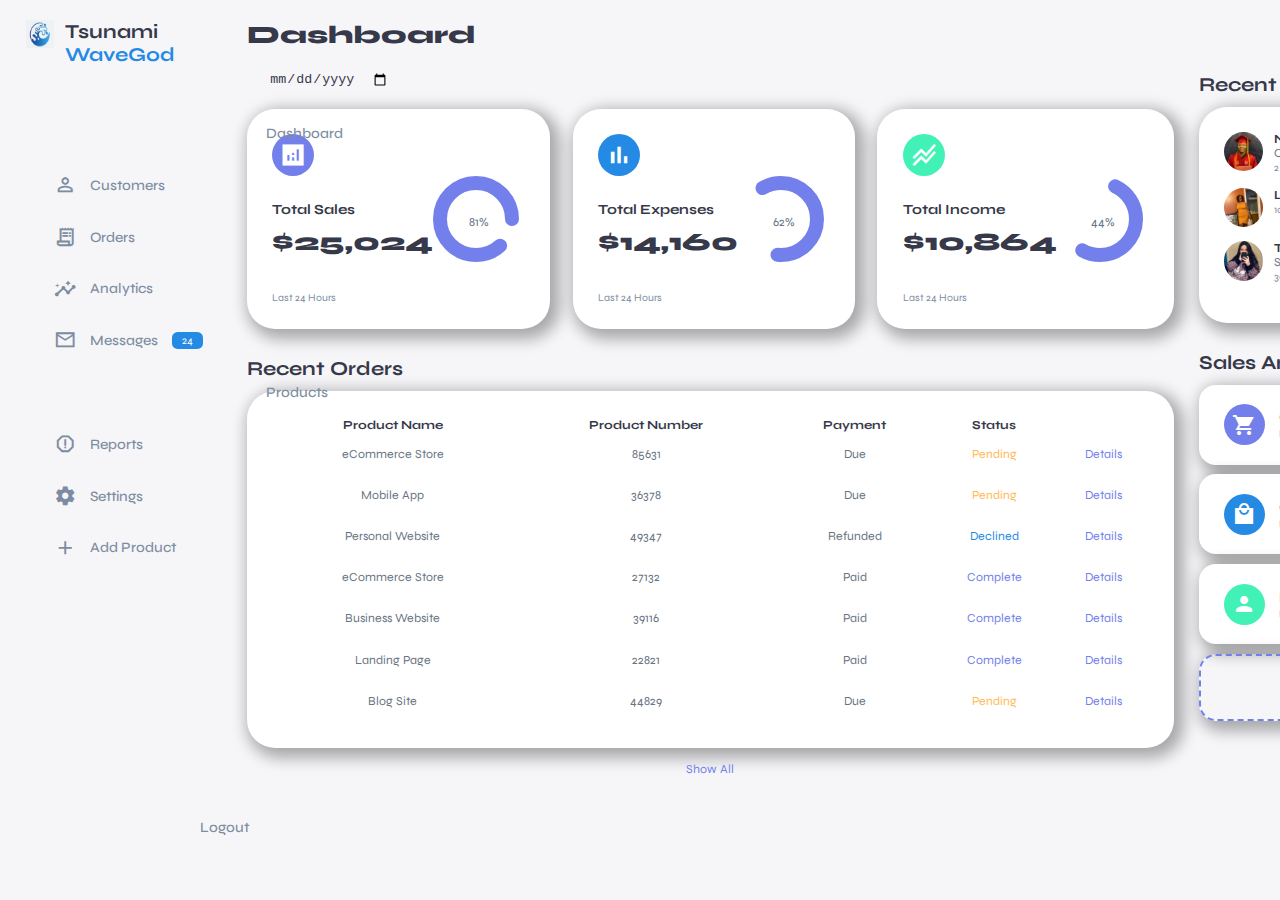
<file: index.html>
<!DOCTYPE html>
<html lang="en">
  <head>
    <meta charset="UTF-8" />
    <meta http-equiv="X-UA-Compatible" content="IE=edge" />
    <meta name="viewport" content="width=device-width, initial-scale=1.0" />
    <title>Admin Dashboard</title>
    <!-- Material CDN -->
    
    <link
      href="https://fonts.googleapis.com/icon?family=Material+Icons+Sharp"
      rel="stylesheet"
    />
    <link rel="stylesheet" href="./style.css" />
  </head>
  <body>
    <div class="container">
      <aside>
        <div class="top">
          <div class="logo">
            <img src="./images/Screen Shot 2022-01-27 at 9.14.04 AM copy.png" />
            <h2>Tsunami <span class="danger">WaveGod</span></h2>
          </div>
          <div class="close" id="close-btn">
            <span class="material-icons-sharp"> close </span>
          </div>
        </div>

        <div class="sidebar">
          <a href="#">
            <span class="material-icons-sharp"> grid_view </span>
            <h3>Dashboard</h3>
          </a>
          <a href="#">
            <span class="material-icons-sharp"> person_outline </span>
            <h3>Customers</h3>
          </a>
          <a href="#">
            <span class="material-icons-sharp"> receipt_long </span>
            <h3>Orders</h3>
          </a>
          <a href="#">
            <span class="material-icons-sharp"> insights </span>
            <h3>Analytics</h3>
          </a>
          <a href="#">
            <span class="material-icons-sharp"> mail_outline </span>
            <h3>Messages</h3>
            <span class="message-count">24</span>
          </a>
          <a href="#">
            <span class="material-icons-sharp"> inventory </span>
            <h3>Products</h3>
          </a>
          <a href="#">
            <span class="material-icons-sharp"> report_gmailerrorred </span>
            <h3>Reports</h3>
          </a>
          <a href="#">
            <span class="material-icons-sharp"> settings </span>
            <h3>Settings</h3>
          </a>
          <a href="#">
            <span class="material-icons-sharp"> add </span>
            <h3>Add Product</h3>
          </a>
          <a href="#">
            <span class="material-icons-sharp"> logout </span>
            <h3>Logout</h3>
          </a>
        </div>
      </aside>
      <!-- ----End of aside---- -->
      <main>
        <h1>Dashboard</h1>

        <div class="date">
          <input type="date">
        </div>

        <div class="insights">
          <div class="sales">
            <span class="material-icons-sharp">
              analytics
              </span>
              <div class="middle">
                <div class="left">
                  <h3>Total Sales</h3>
                  <h1>$25,024</h1>
                </div>
                <div class="progress">
                  <svg>
                    <circle cx="38" cy="38" r="36"></circle>
                  </svg>
                  <div class="number">
                    <p>81%</p>
                  </div>
                </div>
              </div>
              <small class="text-muted">Last 24 Hours</small>
          </div>
          <!-- ----End of Sales---- -->
          <div class="expenses">
            <span class="material-icons-sharp">
              bar_chart
              </span>
              <div class="middle">
                <div class="left">
                  <h3>Total Expenses</h3>
                  <h1>$14,160</h1>
                </div>
                <div class="progress">
                  <svg>
                    <circle cx="38" cy="38" r="36"></circle>
                  </svg>
                  <div class="number">
                    <p>62%</p>
                  </div>
                </div>
              </div>
              <small class="text-muted">Last 24 Hours</small>
          </div>
          <!-- ----End of Expenses---- -->
          <div class="income">
            <span class="material-icons-sharp">
              stacked_line_chart
              </span>
              <div class="middle">
                <div class="left">
                  <h3>Total Income</h3>
                  <h1>$10,864</h1>
                </div>
                <div class="progress">
                  <svg>
                    <circle cx="38" cy="38" r="36"></circle>
                  </svg>
                  <div class="number">
                    <p>44%</p>
                  </div>
                </div>
              </div>
              <small class="text-muted">Last 24 Hours</small>
          </div>
          <!-- ----End of Income---- -->
        </div>
        <!-- ----End of Insights---- -->

        <div class="recent-orders">
          <h2>Recent Orders</h2>
          <table>
            <thead>
              <tr>
                <th>Product Name</th>
                <th>Product Number</th>
                <th>Payment</th>
                <th>Status</th>
                <th></th>
              </tr>
            </thead>
            <tbody>
             <!-- Orders from orders.js go here -->
            </tbody>
          </table>
          <a href="#">Show All</a>
        </div>
      </main>
      <!-- ----End of Main---- -->

      <div class="right">
        <div class="top">
          <button id="menu-btn">
            <span class="material-icons-sharp">menu</span>
          </button>
          <div class="theme-toggler">
            <span class="material-icons-sharp active">light_mode</span>
            <span class="material-icons-sharp">dark_mode</span>
          </div>
          <div class="profile">
            <div class="info">
              <p>Hey, <b>Tyler</b></p>
              <small class="text-muted">Admin</small>
            </div>
            <div class="profile-photo">
              <img src="./images/03115F0D-03E9-4BC2-9C2E-DA20C724CF65_1_105_c.jpeg" alt="">
            </div>
          </div>
        </div>
        <!-- ----End of Top---- -->
        <div class="recent-updates">
          <h2>Recent Updates</h2>
          <div class="updates">
            <div class="update">
              <div class="profile-photo">
                <img src="./images/D5496FE4-4FBD-4C61-9256-E9AFC68BC5C9_1_105_c.jpeg">
              </div>
              <div class="message">
                <p><b>Nathan</b> placed order for Business Cards.</p>
                <small class="text-muted">2 Minutes Ago</small>
              </div>
            </div>
            <div class="update">
              <div class="profile-photo">
                <img src="./images/D36C125E-97DA-41FA-A6A4-5CBD43663EB5_1_105_c.jpeg">
              </div>
              <div class="message">
                <p><b>Lisa</b> placed order for Landing Page.</p>
                <small class="text-muted">10 Minutes Ago</small>
              </div>
            </div>
            <div class="update">
              <div class="profile-photo">
                <img src="./images/01011FB3-C0A6-497A-8F7D-16CBB7B5391B_1_105_c.jpeg">
              </div>
              <div class="message">
                <p><b>Taylor</b> placed order for E-Commerce Site.</p>
                <small class="text-muted">30 Minutes Ago</small>
              </div>
            </div>
          </div>
        </div>
        <!-- ----End of Recent Updates---- -->
        <div class="sales-analytics">
          <h2>Sales Analytics</h2>
          <div class="item online">
            <div class="icon">
              <span class="material-icons-sharp">
                shopping_cart
                </span>
            </div>
            <div class="right">
              <div class="info">
                <h3>ONLINE ORDERS</h3>
                <small class="text-muted">Last 24 Hours</small>
              </div>
              <h5 class="success">+39%</h5>
              <h3>3849</h3>
            </div>
          </div>
          <div class="item offline">
            <div class="icon">
              <span class="material-icons-sharp">
                local_mall
                </span>
            </div>
            <div class="right">
              <div class="info">
                <h3>OFFLINE ORDERS</h3>
                <small class="text-muted">Last 24 Hours</small>
              </div>
              <h5 class="danger">-17%</h5>
              <h3>1100</h3>
            </div>
          </div>
          <div class="item customers">
            <div class="icon">
              <span class="material-icons-sharp">
                person
                </span>
            </div>
            <div class="right">
              <div class="info">
                <h3>NEW CUSTOMERS</h3>
                <small class="text-muted">Last 24 Hours</small>
              </div>
              <h5 class="success">+25%</h5>
              <h3>850</h3>
            </div>
          </div>
          <div class="item add-product">
            <div>
              <span class="material-icons-sharp">add</span>
              <h3>Add Product</h3>
            </div>
          </div>
        </div>
      </div>
    </div>
    <script src="./orders.js"></script>
    <script src="./index.js"></script>
  </body>
</html>
</file>
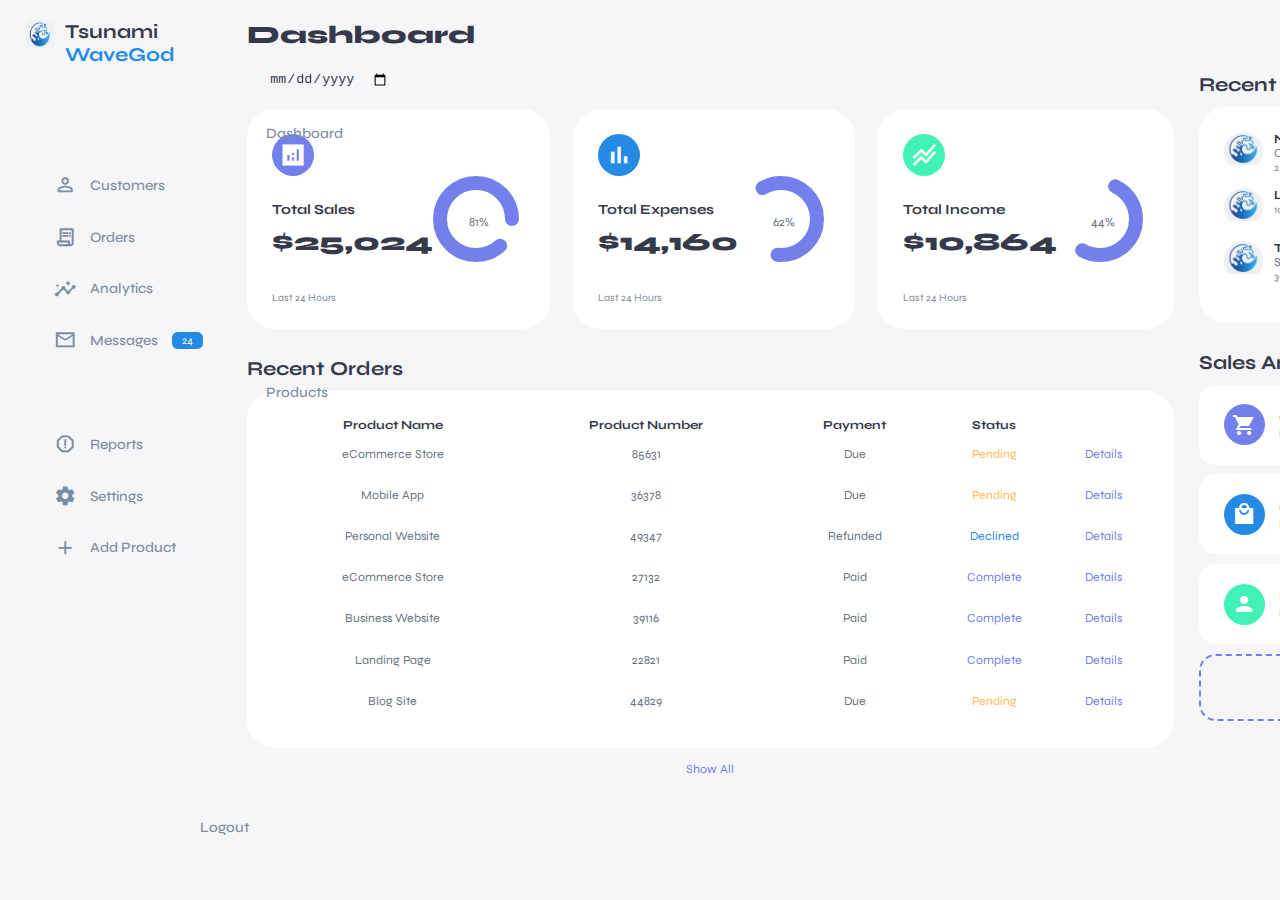
<file: admin-dashboard/index.html>
<!DOCTYPE html>
<html lang="en">
  <head>
    <meta charset="UTF-8" />
    <meta http-equiv="X-UA-Compatible" content="IE=edge" />
    <meta name="viewport" content="width=device-width, initial-scale=1.0" />
    <title>Admin Dashboard</title>
    <!-- Material CDN -->
    
    <link
      href="https://fonts.googleapis.com/icon?family=Material+Icons+Sharp"
      rel="stylesheet"
    />
    <link rel="stylesheet" href="./style.css" />
  </head>
  <body>
    <div class="container">
      <aside>
        <div class="top">
          <div class="logo">
            <img src="./images/Screen Shot 2022-01-27 at 9.14.04 AM copy.png" />
            <h2>Tsunami <span class="danger">WaveGod</span></h2>
          </div>
          <div class="close" id="close-btn">
            <span class="material-icons-sharp"> close </span>
          </div>
        </div>

        <div class="sidebar">
          <a href="#">
            <span class="material-icons-sharp"> grid_view </span>
            <h3>Dashboard</h3>
          </a>
          <a href="#">
            <span class="material-icons-sharp"> person_outline </span>
            <h3>Customers</h3>
          </a>
          <a href="#">
            <span class="material-icons-sharp"> receipt_long </span>
            <h3>Orders</h3>
          </a>
          <a href="#">
            <span class="material-icons-sharp"> insights </span>
            <h3>Analytics</h3>
          </a>
          <a href="#">
            <span class="material-icons-sharp"> mail_outline </span>
            <h3>Messages</h3>
            <span class="message-count">24</span>
          </a>
          <a href="#">
            <span class="material-icons-sharp"> inventory </span>
            <h3>Products</h3>
          </a>
          <a href="#">
            <span class="material-icons-sharp"> report_gmailerrorred </span>
            <h3>Reports</h3>
          </a>
          <a href="#">
            <span class="material-icons-sharp"> settings </span>
            <h3>Settings</h3>
          </a>
          <a href="#">
            <span class="material-icons-sharp"> add </span>
            <h3>Add Product</h3>
          </a>
          <a href="#">
            <span class="material-icons-sharp"> logout </span>
            <h3>Logout</h3>
          </a>
        </div>
      </aside>
      <!-- ----End of aside---- -->
      <main>
        <h1>Dashboard</h1>

        <div class="date">
          <input type="date">
        </div>

        <div class="insights">
          <div class="sales">
            <span class="material-icons-sharp">
              analytics
              </span>
              <div class="middle">
                <div class="left">
                  <h3>Total Sales</h3>
                  <h1>$25,024</h1>
                </div>
                <div class="progress">
                  <svg>
                    <circle cx="38" cy="38" r="36"></circle>
                  </svg>
                  <div class="number">
                    <p>81%</p>
                  </div>
                </div>
              </div>
              <small class="text-muted">Last 24 Hours</small>
          </div>
          <!-- ----End of Sales---- -->
          <div class="expenses">
            <span class="material-icons-sharp">
              bar_chart
              </span>
              <div class="middle">
                <div class="left">
                  <h3>Total Expenses</h3>
                  <h1>$14,160</h1>
                </div>
                <div class="progress">
                  <svg>
                    <circle cx="38" cy="38" r="36"></circle>
                  </svg>
                  <div class="number">
                    <p>62%</p>
                  </div>
                </div>
              </div>
              <small class="text-muted">Last 24 Hours</small>
          </div>
          <!-- ----End of Expenses---- -->
          <div class="income">
            <span class="material-icons-sharp">
              stacked_line_chart
              </span>
              <div class="middle">
                <div class="left">
                  <h3>Total Income</h3>
                  <h1>$10,864</h1>
                </div>
                <div class="progress">
                  <svg>
                    <circle cx="38" cy="38" r="36"></circle>
                  </svg>
                  <div class="number">
                    <p>44%</p>
                  </div>
                </div>
              </div>
              <small class="text-muted">Last 24 Hours</small>
          </div>
          <!-- ----End of Income---- -->
        </div>
        <!-- ----End of Insights---- -->

        <div class="recent-orders">
          <h2>Recent Orders</h2>
          <table>
            <thead>
              <tr>
                <th>Product Name</th>
                <th>Product Number</th>
                <th>Payment</th>
                <th>Status</th>
                <th></th>
              </tr>
            </thead>
            <tbody>
              <!-- <tr>
                <td>Business Dashboard</td>
                <td>85631</td>
                <td>Due</td>
                <td class="warning">Pending</td>
                <td class="primary">Details</td>
              </tr>
              <tr>
                <td>Business Dashboard</td>
                <td>85631</td>
                <td>Due</td>
                <td class="warning">Pending</td>
                <td class="primary">Details</td>
              </tr>
              <tr>
                <td>Business Dashboard</td>
                <td>85631</td>
                <td>Due</td>
                <td class="warning">Pending</td>
                <td class="primary">Details</td>
              </tr>
              <tr>
                <td>Business Dashboard</td>
                <td>85631</td>
                <td>Due</td>
                <td class="warning">Pending</td>
                <td class="primary">Details</td>
              </tr>
              <tr>
                <td>Business Dashboard</td>
                <td>85631</td>
                <td>Due</td>
                <td class="warning">Pending</td>
                <td class="primary">Details</td>
              </tr>
              <tr>
                <td>Business Dashboard</td>
                <td>85631</td>
                <td>Due</td>
                <td class="warning">Pending</td>
                <td class="primary">Details</td>
              </tr> -->
            </tbody>
          </table>
          <a href="#">Show All</a>
        </div>
      </main>
      <!-- ----End of Main---- -->

      <div class="right">
        <div class="top">
          <button id="menu-btn">
            <span class="material-icons-sharp">menu</span>
          </button>
          <div class="theme-toggler">
            <span class="material-icons-sharp active">light_mode</span>
            <span class="material-icons-sharp">dark_mode</span>
          </div>
          <div class="profile">
            <div class="info">
              <p>Hey, <b>Tyler</b></p>
              <small class="text-muted">Admin</small>
            </div>
            <div class="profile-photo">
              <img src="./images/03115F0D-03E9-4BC2-9C2E-DA20C724CF65_1_105_c.jpeg" alt="">
            </div>
          </div>
        </div>
        <!-- ----End of Top---- -->
        <div class="recent-updates">
          <h2>Recent Updates</h2>
          <div class="updates">
            <div class="update">
              <div class="profile-photo">
                <img src="./images/Screen Shot 2022-01-27 at 9.14.04 AM copy.png">
              </div>
              <div class="message">
                <p><b>Nathan</b> placed order for Business Cards.</p>
                <small class="text-muted">2 Minutes Ago</small>
              </div>
            </div>
            <div class="update">
              <div class="profile-photo">
                <img src="./images/Screen Shot 2022-01-27 at 9.14.04 AM copy.png">
              </div>
              <div class="message">
                <p><b>Lisa</b> placed order for Landing Page.</p>
                <small class="text-muted">10 Minutes Ago</small>
              </div>
            </div>
            <div class="update">
              <div class="profile-photo">
                <img src="./images/Screen Shot 2022-01-27 at 9.14.04 AM copy.png">
              </div>
              <div class="message">
                <p><b>Taylor</b> placed order for E-Commerce Site.</p>
                <small class="text-muted">30 Minutes Ago</small>
              </div>
            </div>
          </div>
        </div>
        <!-- ----End of Recent Updates---- -->
        <div class="sales-analytics">
          <h2>Sales Analytics</h2>
          <div class="item online">
            <div class="icon">
              <span class="material-icons-sharp">
                shopping_cart
                </span>
            </div>
            <div class="right">
              <div class="info">
                <h3>ONLINE ORDERS</h3>
                <small class="text-muted">Last 24 Hours</small>
              </div>
              <h5 class="success">+39%</h5>
              <h3>3849</h3>
            </div>
          </div>
          <div class="item offline">
            <div class="icon">
              <span class="material-icons-sharp">
                local_mall
                </span>
            </div>
            <div class="right">
              <div class="info">
                <h3>OFFLINE ORDERS</h3>
                <small class="text-muted">Last 24 Hours</small>
              </div>
              <h5 class="danger">-17%</h5>
              <h3>1100</h3>
            </div>
          </div>
          <div class="item customers">
            <div class="icon">
              <span class="material-icons-sharp">
                person
                </span>
            </div>
            <div class="right">
              <div class="info">
                <h3>NEW CUSTOMERS</h3>
                <small class="text-muted">Last 24 Hours</small>
              </div>
              <h5 class="success">+25%</h5>
              <h3>850</h3>
            </div>
          </div>
          <div class="item add-product">
            <div>
              <span class="material-icons-sharp">add</span>
              <h3>Add Product</h3>
            </div>
          </div>
        </div>
      </div>
    </div>
    <script src="./orders.js"></script>
    <script src="./index.js"></script>
  </body>
</html>
</file>
<file: style.css>
@import url('https://fonts.googleapis.com/css2?family=Syne:wght@400;500;600;700;800&display=swap');
/* ----ROOT VARIABLES---- */

:root {
    --color-primary: #7380ec;
    --color-danger: #248AE4;
    --color-success: #41f1b6;
    --color-warning: #ffbb55;
    --color-white: #fff;
    --color-info-dark: #7d8da1;
    --color-info-light: #dce1eb;
    --color-dark: #363949;
    --color-light: #rgba(132, 139, 200, 0.18);
    --color-primary-variant: #111e88;
    --color-dark-variant: #677483;
    --color-background: #f6f6f9;

    --card-border-radius: 2rem;
    --border-radius-1: 0.4rem;
    --border-radius-2: 0.8rem;
    --border-radius-3: 1.2rem;

    --card-padding: 1.8rem;
    --padding-1: 1.2rem;

    --box-shadow:  5px 5px 15px 5px rgba(0,0,0,0.32);
}

/* ----Dark Theme Variables---- */
.dark-theme-variables {
    --color-background: #181a1e;
    --color-white: #202528;
    --color-dark: #edeffd;
    --color-dark-variant: #a3bdcc;
    --color-light: rgba(0, 0, 0, 0.4);
    --box-shadow: 0 2rem 3rem var(--color-light);
}

/* ----MAIN STYLING---- */

* {
    margin: 0;
    padding: 0;
    outline: 0;
    appearance: none;
    border: 0;
    text-decoration: none;
    list-style: none;
    box-sizing: border-box;
}

html {
    font-size: 14px;
}

body {
    width: 100vw;
    height: 100vh;
    font-family: 'Syne', sans-serif;
    font-size: 0.88rem;
    background: var(--color-background);
    user-select: none;
    overflow-x: hidden;
    color: var(--color-dark);
}

.container {
    display: grid;
    width: 96%;
    margin: 0 auto;
    gap: 1.8rem;
    grid-template-columns: 14rem auto 23rem;
}

a {
    color: var(--color-dark);
}

img {
    display: block;
    width: 100%;
}

h1 {
    font-weight: 800;
    font-size: 1.8rem;
}

h2 {
    font-size: 1.4rem;
}

h3 {
    font-size: 0.87;
}

h4 {
    font-size: 0.8rem;
}

h5 {
    font-size: 0.77rem;
}

small {
    font-size: 0.75rem;
}

.profile-photo {
    width: 2.8rem;
    height: 2.8rem;
    border-radius: 50%;
    overflow: hidden;
}

.text-muted {
    color: var(--color-info-dark);
}

p {
    color: var(--color-dark-variant);
}

b {
    color: var(--color-dark);
}

.primary {
    color: var(--color-primary);
}

.danger {
    color: var(--color-danger);
}

.success {
    color: var(--color-success);
}

.warning {
    color: var(--color-warning);
}

/* ----SIDEBAR STYLING---- */
aside {
    height: 100vh;
}

aside .top {
    display: flex;
    align-items: center;
    justify-content: space-between;
    margin-top: 1.4rem;
}

aside .logo {
    display: flex;
    gap: 0.8rem;
}

aside .logo img {
    width: 2rem;
    height: 2rem;
}

aside .close {
    display: none;
}

aside .sidebar {
    display: flex;
    flex-direction: column;
    height: 86vh;
    position: relative;
    top: 3rem;
}

aside h3 {
    font-weight: 500;
}

aside .sidebar a {
    display: flex;
    color: var(--color-info-dark);
    margin-left: 2rem;
    gap: 1rem;
    align-items: center;
    position: relative;
    height: 3.7rem;
    transition: all 300ms ease;
}

aside .sidebar a span {
    font-size: 1.6rem;
    transition: all 300ms ease;
}

aside .sidebar a:last-child {
    position: absolute;
    bottom: 2rem;
    width: 100%;
}

aside .sidebar a.active {
    background: var(--color-light);
    color: var(--color-primary);
    margin-left: 0;
}

aside .sidebar a.active:before {
    content: "";
    width: 6px;
    height: 100%;
    background: var(--color-primary);
}

aside .sidebar a.active span {
    color: var(--color-primary);
    margin-left: calc(1rem - 3px);
}

aside .sidebar a:hover {
    color: var(--color-primary);
}

aside .sidebar a:hover span {
    margin-left: 1rem;
}

aside .sidebar .message-count {
    background: var(--color-danger);
    color: var(--color-white);
    padding: 2px 10px;
    font-size: 11px;
    border-radius: var(--border-radius-1);
}

/* ----Main---- */

main {
    margin-top: 1.4rem;
}

main .date {
    display: inline-block;
    background: var(--color-light);
    border-radius: var(--border-radius-1);
    margin-top: 1rem;
    padding: 0.5rem 1.6rem;
}

main .date input[type="date"] {
    background: transparent;
    color: var(--color-dark);
}

main .insights {
    display: grid;
    grid-template-columns: repeat(3, 1fr);
    gap: 1.6rem;
}

main .insights > div {
    background: var(--color-white);
    padding: var(--card-padding);
    border-radius: var(--card-border-radius);
    margin-top: 1rem;
    box-shadow: var(--box-shadow);
    transition: all 300ms ease;
}

main .insights > div:hover {
    box-shadow: none;
}

main .insights > div span {
    background: var(--color-primary);
    padding: 0.5rem;
    border-radius: 50%;
    color: var(--color-white);
    font-size: 2rem;
}

main .insights > div.expenses span {
    background: var(--color-danger);
}

main .insights > div.income span {
    background: var(--color-success);
}

main .insights > div .middle {
    display: flex;
    align-items: center;
    justify-content: space-between;
}

main .insights h3 {
    margin: 1rem 0 0.6rem;
    font-size: 1rem;
}

main .insights .progress {
    position: relative;
    width: 92px;
    height: 92px;
    border-radius: 50%;
}

main .insights svg {
    width: 7rem;
    height: 7rem;
}

main .insights svg circle {
    fill: none;
    stroke: var(--color-primary);
    stroke-width: 14;
    stroke-linecap: round;
    transform: translate(5px, 5px);
}

main .insights .sales svg circle {
    stroke-dashoffset: -30;
    stroke-dasharray: 200;
}

main .insights .expenses svg circle {
    stroke-dashoffset: 30;
    stroke-dasharray: 90;
}

main .insights .income svg circle {
    stroke-dashoffset: 35;
    stroke-dasharray: 110;
}

main .insights .progress .number {
    position: absolute;
    top: 0;
    left: 0;
    height: 100%;
    width: 100%;
    display: flex;
    justify-content: center;
    align-items: center;
}

main .insights small {
    margin-top: 1.6rem;
    display: block;
}

/* ----Recent Orders---- */

main .recent-orders {
    margin-top: 2rem;
}

main .recent-orders h2 {
    margin-bottom: 0.8rem;
}

main .recent-orders table {
    background: var(--color-white);
    width: 100%;
    border-radius: var(--card-border-radius);
    padding: var(--card-padding);
    text-align: center;
    box-shadow: var(--box-shadow);
    transition: all 300ms ease;
}

main .recent-orders table:hover {
    box-shadow: none;
}

main table tbody td {
    height: 2.8rem;
    border-bottom: 1px solid var(--color-light);
    color: var(--color-dark-variant);
}

main table tbody tr:last-child td {
    border: none;
}

main .recent-orders a {
    text-align: center;
    display: block;
    margin: 1rem auto;
    color: var(--color-primary);
}

/* ----Right Side---- */
.right {
    margin-top: 1.4rem;
}

.right .top {
    display: flex;
    justify-content: end;
    gap: 2rem;
}

.right .top button {
    display: none;
}

.right .theme-toggler {
    background: var(--color-light);
    display: flex;
    justify-content: space-between;
    align-items: center;
    height: 1.6rem;
    width: 4.2rem;
    cursor: pointer;
    border-radius: var(--border-radius-1);
}

.right .theme-toggler span {
    font-size: 1.2rem;
    width: 50%;
    height: 100%;
    display: flex;
    align-items: center;
    justify-content: center;
}

.right .theme-toggler span.active {
    background: var(--color-primary);
    color: white;
    border-radius: var(--border-radius-1);
}

.right .top .profile {
    display: flex;
    gap: 2rem;
    text-align: right;
}

/* ----Recent Updates---- */
.right .recent-updates {
    margin-top: 1rem;
}

.right .recent-updates h2 {
    margin-bottom: 0.8rem;
}

.right .recent-updates .updates {
    background: var(--color-white);
    padding: var(--card-padding);
    border-radius: var(--card-border-radius);
    box-shadow: var(--box-shadow);
    transition: all 300ms ease;
}

.right .recent-updates .updates:hover {
    box-shadow: none;
}

.right .recent-updates .updates .update {
    display: grid;
    grid-template-columns: 2.6rem auto;
    gap: 1rem;
    margin-bottom: 1rem;
}

/* ----Sales Analytics---- */

.right .sales-analytics {
    margin-top: 2rem;
}

.right .sales-analytics h2 {
    margin-bottom: 0.8rem;
}

.right .sales-analytics .item {
    background: var(--color-white);
    display: flex;
    align-items: center;
    gap: 1rem;
    margin-bottom: 0.7rem;
    padding: 1.4rem var(--card-padding);
    border-radius: var(--border-radius-3);
    box-shadow: var(--box-shadow);
    transition: all 300ms ease;
}

.right .sales-analytics .item:hover {
    box-shadow: none;
}

.right .sales-analytics .item .right {
    display: flex;
    justify-content: space-between;
    align-items: start;
    margin: 0;
    width: 100%;
}

.right .sales-analytics .item .icon {
    padding: 0.6rem;
    color: var(--color-white);
    border-radius: 58%;
    background: var(--color-primary);
    display: flex;
}

.right .sales-analytics .item.offline .icon {
    background: var(--color-danger);
}

.right .sales-analytics .item.customers .icon {
    background: var(--color-success);
}

.right .sales-analytics .add-product {
    background-color: transparent;
    border: 2px dashed var(--color-primary);
    color: var(--color-primary);
    display: flex;
    align-items: center;
    justify-content: center;
}

.right .sales-analytics .add-product div {
    display: flex;
    align-items: center;
    gap: 0.6rem;
}
.right .sales-analytics .add-product div h3 {
    font-weight: 600;
}

/* ----Media Queries (Tablet)---- */

@media screen and (max-width: 1200px) {
    .container {
        width: 94%;
        grid-template-columns: 7rem auto 23rem;
    }

    aside .logo h2 {
        display: none;
    }

    aside .sidebar h3 {
        display: none;
    }

    aside .sidebar a {
        width: 5.6rem;
    }

    aside .sidebar a:last-child {
        position: relative;
        margin-top: 1.8rem;
    }

    main .insights {
        grid-template-columns: 1fr;
        gap: 0;
    }

    main .recent-orders {
        width: 94%;
        position: absolute;
        left: 50%;
        transform: translateX(-50%);
        margin: 2rem 0 0 8.8rem;    
    }

    main .recent-orders table {
        width: 83vw;
    }

    main table thead tr th:last-child,
    main table thead tr th:first-child {
        display: none;
    }

    main table tbody tr td:last-child,
    main table tbody tr td:first-child {
        display: none;
    }

}

/* ----Media Queries (Mobile)---- */
@media screen and (max-width: 768px) {
    .container {
        width: 100%;
        grid-template-columns: 1fr;
    }

    aside {
        position: fixed;
        left: -100;
        background: var(--color-white);
        width: 18rem;
        z-index: 3;
        box-shadow: 1rem 3rem 4rem var(--color-light);
        height: 100vh;
        padding-right: var(--card-padding);
        display: none;
        animation: showMenu 400ms ease forwards;
    }

    @keyframes showMenu {
        to {
            left: 0;
        }
    }

    aside .logo {
        margin-left: 1rem;
    }

    aside .logo h2 {
        display: inline;
    }

    aside .sidebar h3 {
       display: inline;
    }

    aside .sidebar a {
        width: 100%;
        height: 3.4rem;
    }

    aside .sidebar a:last-child {
        position: absolute;
        bottom: 5rem;
    }

    aside .close {
        display: inline-block;
        cursor: pointer;
    }

    main {
        margin-top: 8rem;
        padding: 0 1rem;
    }

    main .recent-orders {
        position: relative;
        margin: 3rem 0 0 0;
        width: 100%;
    }

    main .recent-orders table {
        width: 100%;
        margin: 0;
    }

    .right {
        width: 94%;
        margin: 0 auto 4rem;
    }

    .right .top {
        position: fixed;
        top: 0;
        left: 0;
        align-items: center;
        padding: 0 0.8rem;
        height: 4.6rem;
        background: var(--color-white);
        width: 100%;
        margin: 0;
        z-index: 2;
        box-shadow: 0 1rem 1rem var(--color-light);
    }

    .right .top .theme-toggler {
        width: 4.4rem;
        position: absolute;
        left: 58%;
    }

    .right .top button {
        display: inline-block;
        background: transparent;
        cursor: pointer;
        color: var(--color-dark);
        position: absolute;
        left: 1rem;
    }

    .right .top button span {
        font-size: 2rem;
    }
}
</file>
<file: admin-dashboard/style.css>
@import url('https://fonts.googleapis.com/css2?family=Syne:wght@400;500;600;700;800&display=swap');
/* ----ROOT VARIABLES---- */

:root {
    --color-primary: #7380ec;
    --color-danger: #248AE4;
    --color-success: #41f1b6;
    --color-warning: #ffbb55;
    --color-white: #fff;
    --color-info-dark: #7d8da1;
    --color-info-light: #dce1eb;
    --color-dark: #363949;
    --color-light: #rgba(132, 139, 200, 0.18);
    --color-primary-variant: #111e88;
    --color-dark-variant: #677483;
    --color-background: #f6f6f9;

    --card-border-radius: 2rem;
    --border-radius-1: 0.4rem;
    --border-radius-2: 0.8rem;
    --border-radius-3: 1.2rem;

    --card-padding: 1.8rem;
    --padding-1: 1.2rem;

    --box-shadow: 0 2rem 3rem var(--color-light);
}

/* ----Dark Theme Variables---- */
.dark-theme-variables {
    --color-background: #181a1e;
    --color-white: #202528;
    --color-dark: #edeffd;
    --color-dark-variant: #a3bdcc;
    --color-light: rgba(0, 0, 0, 0.4);
    --box-shadow: 0 2rem 3rem var(--color-light);
}

/* ----MAIN STYLING---- */

* {
    margin: 0;
    padding: 0;
    outline: 0;
    appearance: none;
    border: 0;
    text-decoration: none;
    list-style: none;
    box-sizing: border-box;
}

html {
    font-size: 14px;
}

body {
    width: 100vw;
    height: 100vh;
    font-family: 'Syne', sans-serif;
    font-size: 0.88rem;
    background: var(--color-background);
    user-select: none;
    overflow-x: hidden;
    color: var(--color-dark);
}

.container {
    display: grid;
    width: 96%;
    margin: 0 auto;
    gap: 1.8rem;
    grid-template-columns: 14rem auto 23rem;
}

a {
    color: var(--color-dark);
}

img {
    display: block;
    width: 100%;
}

h1 {
    font-weight: 800;
    font-size: 1.8rem;
}

h2 {
    font-size: 1.4rem;
}

h3 {
    font-size: 0.87;
}

h4 {
    font-size: 0.8rem;
}

h5 {
    font-size: 0.77rem;
}

small {
    font-size: 0.75rem;
}

.profile-photo {
    width: 2.8rem;
    height: 2.8rem;
    border-radius: 50%;
    overflow: hidden;
}

.text-muted {
    color: var(--color-info-dark);
}

p {
    color: var(--color-dark-variant);
}

b {
    color: var(--color-dark);
}

.primary {
    color: var(--color-primary);
}

.danger {
    color: var(--color-danger);
}

.success {
    color: var(--color-success);
}

.warning {
    color: var(--color-warning);
}

/* ----SIDEBAR STYLING---- */
aside {
    height: 100vh;
}

aside .top {
    display: flex;
    align-items: center;
    justify-content: space-between;
    margin-top: 1.4rem;
}

aside .logo {
    display: flex;
    gap: 0.8rem;
}

aside .logo img {
    width: 2rem;
    height: 2rem;
}

aside .close {
    display: none;
}

aside .sidebar {
    display: flex;
    flex-direction: column;
    height: 86vh;
    position: relative;
    top: 3rem;
}

aside h3 {
    font-weight: 500;
}

aside .sidebar a {
    display: flex;
    color: var(--color-info-dark);
    margin-left: 2rem;
    gap: 1rem;
    align-items: center;
    position: relative;
    height: 3.7rem;
    transition: all 300ms ease;
}

aside .sidebar a span {
    font-size: 1.6rem;
    transition: all 300ms ease;
}

aside .sidebar a:last-child {
    position: absolute;
    bottom: 2rem;
    width: 100%;
}

aside .sidebar a.active {
    background: var(--color-light);
    color: var(--color-primary);
    margin-left: 0;
}

aside .sidebar a.active:before {
    content: "";
    width: 6px;
    height: 100%;
    background: var(--color-primary);
}

aside .sidebar a.active span {
    color: var(--color-primary);
    margin-left: calc(1rem - 3px);
}

aside .sidebar a:hover {
    color: var(--color-primary);
}

aside .sidebar a:hover span {
    margin-left: 1rem;
}

aside .sidebar .message-count {
    background: var(--color-danger);
    color: var(--color-white);
    padding: 2px 10px;
    font-size: 11px;
    border-radius: var(--border-radius-1);
}

/* ----Main---- */

main {
    margin-top: 1.4rem;
}

main .date {
    display: inline-block;
    background: var(--color-light);
    border-radius: var(--border-radius-1);
    margin-top: 1rem;
    padding: 0.5rem 1.6rem;
}

main .date input[type="date"] {
    background: transparent;
    color: var(--color-dark);
}

main .insights {
    display: grid;
    grid-template-columns: repeat(3, 1fr);
    gap: 1.6rem;
}

main .insights > div {
    background: var(--color-white);
    padding: var(--card-padding);
    border-radius: var(--card-border-radius);
    margin-top: 1rem;
    box-shadow: var(--box-shadow);
    transition: all 300ms ease;
}

main .insights > div:hover {
    box-shadow: none;
}

main .insights > div span {
    background: var(--color-primary);
    padding: 0.5rem;
    border-radius: 50%;
    color: var(--color-white);
    font-size: 2rem;
}

main .insights > div.expenses span {
    background: var(--color-danger);
}

main .insights > div.income span {
    background: var(--color-success);
}

main .insights > div .middle {
    display: flex;
    align-items: center;
    justify-content: space-between;
}

main .insights h3 {
    margin: 1rem 0 0.6rem;
    font-size: 1rem;
}

main .insights .progress {
    position: relative;
    width: 92px;
    height: 92px;
    border-radius: 50%;
}

main .insights svg {
    width: 7rem;
    height: 7rem;
}

main .insights svg circle {
    fill: none;
    stroke: var(--color-primary);
    stroke-width: 14;
    stroke-linecap: round;
    transform: translate(5px, 5px);
}

main .insights .sales svg circle {
    stroke-dashoffset: -30;
    stroke-dasharray: 200;
}

main .insights .expenses svg circle {
    stroke-dashoffset: 30;
    stroke-dasharray: 90;
}

main .insights .income svg circle {
    stroke-dashoffset: 35;
    stroke-dasharray: 110;
}

main .insights .progress .number {
    position: absolute;
    top: 0;
    left: 0;
    height: 100%;
    width: 100%;
    display: flex;
    justify-content: center;
    align-items: center;
}

main .insights small {
    margin-top: 1.6rem;
    display: block;
}

/* ----Recent Orders---- */

main .recent-orders {
    margin-top: 2rem;
}

main .recent-orders h2 {
    margin-bottom: 0.8rem;
}

main .recent-orders table {
    background: var(--color-white);
    width: 100%;
    border-radius: var(--card-border-radius);
    padding: var(--card-padding);
    text-align: center;
    box-shadow: var(--box-shadow);
    transition: all 300ms ease;
}

main .recent-orders table:hover {
    box-shadow: none;
}

main table tbody td {
    height: 2.8rem;
    border-bottom: 1px solid var(--color-light);
    color: var(--color-dark-variant);
}

main table tbody tr:last-child td {
    border: none;
}

main .recent-orders a {
    text-align: center;
    display: block;
    margin: 1rem auto;
    color: var(--color-primary);
}

/* ----Right Side---- */
.right {
    margin-top: 1.4rem;
}

.right .top {
    display: flex;
    justify-content: end;
    gap: 2rem;
}

.right .top button {
    display: none;
}

.right .theme-toggler {
    background: var(--color-light);
    display: flex;
    justify-content: space-between;
    align-items: center;
    height: 1.6rem;
    width: 4.2rem;
    cursor: pointer;
    border-radius: var(--border-radius-1);
}

.right .theme-toggler span {
    font-size: 1.2rem;
    width: 50%;
    height: 100%;
    display: flex;
    align-items: center;
    justify-content: center;
}

.right .theme-toggler span.active {
    background: var(--color-primary);
    color: white;
    border-radius: var(--border-radius-1);
}

.right .top .profile {
    display: flex;
    gap: 2rem;
    text-align: right;
}

/* ----Recent Updates---- */
.right .recent-updates {
    margin-top: 1rem;
}

.right .recent-updates h2 {
    margin-bottom: 0.8rem;
}

.right .recent-updates .updates {
    background: var(--color-white);
    padding: var(--card-padding);
    border-radius: var(--card-border-radius);
    box-shadow: var(--box-shadow);
    transition: all 300ms ease;
}

.right .recent-updates .updates:hover {
    box-shadow: none;
}

.right .recent-updates .updates .update {
    display: grid;
    grid-template-columns: 2.6rem auto;
    gap: 1rem;
    margin-bottom: 1rem;
}

/* ----Sales Analytics---- */

.right .sales-analytics {
    margin-top: 2rem;
}

.right .sales-analytics h2 {
    margin-bottom: 0.8rem;
}

.right .sales-analytics .item {
    background: var(--color-white);
    display: flex;
    align-items: center;
    gap: 1rem;
    margin-bottom: 0.7rem;
    padding: 1.4rem var(--card-padding);
    border-radius: var(--border-radius-3);
    box-shadow: var(--box-shadow);
    transition: all 300ms ease;
}

.right .sales-analytics .item:hover {
    box-shadow: none;
}

.right .sales-analytics .item .right {
    display: flex;
    justify-content: space-between;
    align-items: start;
    margin: 0;
    width: 100%;
}

.right .sales-analytics .item .icon {
    padding: 0.6rem;
    color: var(--color-white);
    border-radius: 58%;
    background: var(--color-primary);
    display: flex;
}

.right .sales-analytics .item.offline .icon {
    background: var(--color-danger);
}

.right .sales-analytics .item.customers .icon {
    background: var(--color-success);
}

.right .sales-analytics .add-product {
    background-color: transparent;
    border: 2px dashed var(--color-primary);
    color: var(--color-primary);
    display: flex;
    align-items: center;
    justify-content: center;
}

.right .sales-analytics .add-product div {
    display: flex;
    align-items: center;
    gap: 0.6rem;
}
.right .sales-analytics .add-product div h3 {
    font-weight: 600;
}

/* ----Media Queries (Tablet)---- */

@media screen and (max-width: 1200px) {
    .container {
        width: 94%;
        grid-template-columns: 7rem auto 23rem;
    }

    aside .logo h2 {
        display: none;
    }

    aside .sidebar h3 {
        display: none;
    }

    aside .sidebar a {
        width: 5.6rem;
    }

    aside .sidebar a:last-child {
        position: relative;
        margin-top: 1.8rem;
    }

    main .insights {
        grid-template-columns: 1fr;
        gap: 0;
    }

    main .recent-orders {
        width: 94%;
        position: absolute;
        left: 50%;
        transform: translateX(-50%);
        margin: 2rem 0 0 8.8rem;    
    }

    main .recent-orders table {
        width: 83vw;
    }

    main table thead tr th:last-child,
    main table thead tr th:first-child {
        display: none;
    }

    main table tbody tr td:last-child,
    main table tbody tr td:first-child {
        display: none;
    }

}

/* ----Media Queries (Mobile)---- */
@media screen and (max-width: 768px) {
    .container {
        width: 100%;
        grid-template-columns: 1fr;
    }

    aside {
        position: fixed;
        left: -100;
        background: var(--color-white);
        width: 18rem;
        z-index: 3;
        box-shadow: 1rem 3rem 4rem var(--color-light);
        height: 100vh;
        padding-right: var(--card-padding);
        display: none;
        animation: showMenu 400ms ease forwards;
    }

    @keyframes showMenu {
        to {
            left: 0;
        }
    }

    aside .logo {
        margin-left: 1rem;
    }

    aside .logo h2 {
        display: inline;
    }

    aside .sidebar h3 {
       display: inline;
    }

    aside .sidebar a {
        width: 100%;
        height: 3.4rem;
    }

    aside .sidebar a:last-child {
        position: absolute;
        bottom: 5rem;
    }

    aside .close {
        display: inline-block;
        cursor: pointer;
    }

    main {
        margin-top: 8rem;
        padding: 0 1rem;
    }

    main .recent-orders {
        position: relative;
        margin: 3rem 0 0 0;
        width: 100%;
    }

    main .recent-orders table {
        width: 100%;
        margin: 0;
    }

    .right {
        width: 94%;
        margin: 0 auto 4rem;
    }

    .right .top {
        position: fixed;
        top: 0;
        left: 0;
        align-items: center;
        padding: 0 0.8rem;
        height: 4.6rem;
        background: var(--color-white);
        width: 100%;
        margin: 0;
        z-index: 2;
        box-shadow: 0 1rem 1rem var(--color-light);
    }

    .right .top .theme-toggler {
        width: 4.4rem;
        position: absolute;
        left: 66%;
    }

    .right .top button {
        display: inline-block;
        background: transparent;
        cursor: pointer;
        color: var(--color-dark);
        position: absolute;
        left: 1rem;
    }

    .right .top button span {
        font-size: 2rem;
    }
}
</file>
